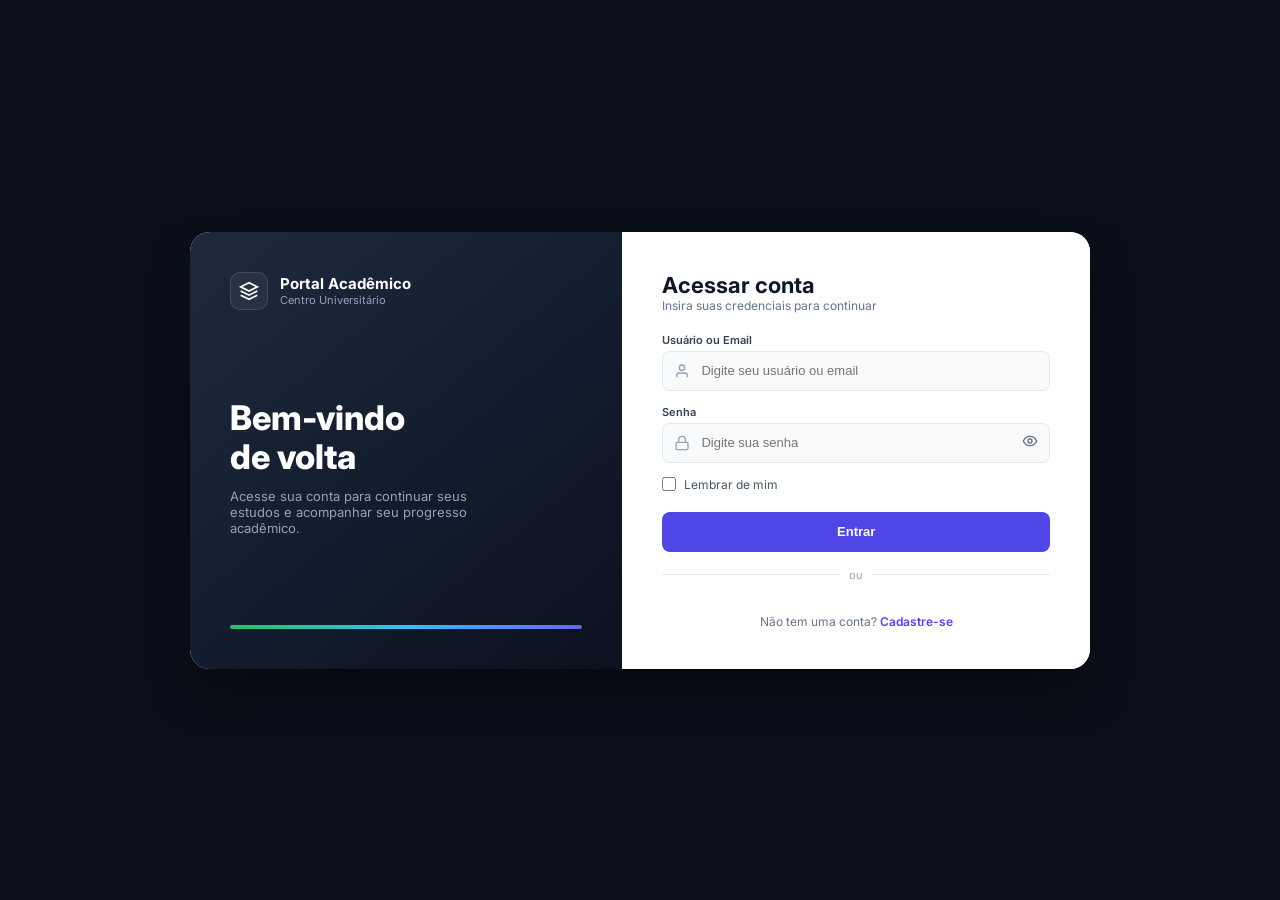
<file: PortalAcademico/wwwroot/html/admin.html>
﻿<!DOCTYPE html>
<html lang="pt-BR">
<head>
    <meta charset="UTF-8">
    <meta name="viewport" content="width=device-width, initial-scale=1.0">
    <title>Painel do Administrador</title>

    <link rel="preconnect" href="https://fonts.googleapis.com">
    <link rel="preconnect" href="https://fonts.gstatic.com" crossorigin>
    <link href="https://fonts.googleapis.com/css2?family=Plus+Jakarta+Sans:wght@400;500;600;700;800&display=swap" rel="stylesheet">
    <link rel="stylesheet" href="https://cdnjs.cloudflare.com/ajax/libs/font-awesome/6.4.0/css/all.min.css">
    <link rel="stylesheet" href="../css/index.css">
    <link rel="stylesheet" href="../css/admin.css">
</head>
<body>

    <!-- ENGRENAGEM SUPERIOR DIREITA -->
    <div class="top-settings-icon" id="topSettingsBtn" title="Configurações Rápidas">
        <i class="fa-solid fa-gear"></i>
    </div>

    <!-- SIDEBAR -->
    <aside class="sidebar">
        <div class="sidebar-icon active" id="btnHome" title="Visão Geral">
            <i class="fa-solid fa-chart-pie"></i>
        </div>
        <div class="sidebar-icon" id="btnAlunos" title="Gerenciar Alunos">
            <i class="fa-solid fa-users"></i>
        </div>
        <div class="sidebar-icon" id="btnEstatisticas" title="Estatísticas">
            <i class="fa-solid fa-chart-line"></i>
        </div>
        <div class="sidebar-icon" id="profileSettingsBtn" title="Meu Perfil">
            <i class="fa-solid fa-user-shield"></i>
        </div>
    </aside>

    <main class="main-content">

        <!-- TELA HOME (VISÃO GERAL) -->
        <section id="tela-home" class="screen active-screen">
            <header>
                <div class="header-title">
                    <h1><i class="fa-solid fa-shield-halved"></i> Painel do Administrador</h1>
                </div>
            </header>
            <div class="screen-content">
                <div class="welcome-banner">
                    <h2 id="welcomeName">Bem-vindo, Administrador! 👋</h2>
                    <p>Gerencie alunos, visualize estatísticas e mantenha o portal organizado.</p>
                </div>

                <!-- CARDS DE ESTATÍSTICAS -->
                <div class="dashboard-cards">
                    <div class="dash-card stat-card">
                        <h3><i class="fa-solid fa-users"></i> Total de Alunos</h3>
                        <p class="dash-number" id="statTotalAlunos">0</p>
                        <p>Alunos cadastrados no sistema</p>
                    </div>
                    <div class="dash-card stat-card">
                        <h3><i class="fa-solid fa-graduation-cap"></i> Total de Cursos</h3>
                        <p class="dash-number" id="statTotalCursos">0</p>
                        <p>Cursos disponíveis no portal</p>
                    </div>
                    <div class="dash-card stat-card">
                        <h3><i class="fa-solid fa-book"></i> Total de Disciplinas</h3>
                        <p class="dash-number" id="statTotalDisciplinas">0</p>
                        <p>Disciplinas cadastradas</p>
                    </div>
                    <div class="dash-card stat-card">
                        <h3><i class="fa-solid fa-calendar-day"></i> Cadastros Hoje</h3>
                        <p class="dash-number" id="statCadastrosHoje">0</p>
                        <p>Novos alunos hoje</p>
                    </div>
                </div>
            </div>
        </section>

        <!-- TELA ALUNOS -->
        <section id="tela-alunos" class="screen hidden">
            <header>
                <div class="header-title">
                    <h1><i class="fa-solid fa-users"></i> Gerenciar Alunos</h1>
                    <input type="text" id="searchAluno" class="search-bar" placeholder="Buscar aluno por nome, email ou curso...">
                </div>
            </header>
            <div class="screen-content">
                <div class="alunos-container">
                    <table class="alunos-table" id="alunosTable">
                        <thead>
                            <tr>
                                <th>Nome</th>
                                <th>E-mail</th>
                                <th>Usuário</th>
                                <th>Curso</th>
                                <th>Período</th>
                                <th>Cadastro</th>
                                <th>Ações</th>
                            </tr>
                        </thead>
                        <tbody id="alunosTableBody">
                            <tr><td colspan="7" style="text-align:center; padding:30px; color:#94a3b8;">Carregando alunos...</td></tr>
                        </tbody>
                    </table>
                </div>
            </div>
        </section>

        <!-- TELA ESTATÍSTICAS -->
        <section id="tela-estatisticas" class="screen hidden">
            <header>
                <div class="header-title">
                    <h1><i class="fa-solid fa-chart-line"></i> Estatísticas Detalhadas</h1>
                </div>
            </header>
            <div class="screen-content">
                <!-- Alunos por Curso -->
                <div class="stats-panel">
                    <h3><i class="fa-solid fa-chart-bar"></i> Alunos por Curso</h3>
                    <div id="alunosPorCurso" class="chart-container">
                        <p style="color:#94a3b8;">Carregando...</p>
                    </div>
                </div>

                <!-- Alunos por Período -->
                <div class="stats-panel" style="margin-top: 20px;">
                    <h3><i class="fa-solid fa-layer-group"></i> Alunos por Período</h3>
                    <div id="alunosPorPeriodo" class="chart-container">
                        <p style="color:#94a3b8;">Carregando...</p>
                    </div>
                </div>

                <!-- Cadastros Recentes -->
                <div class="stats-panel" style="margin-top: 20px;">
                    <h3><i class="fa-solid fa-clock-rotate-left"></i> Últimos Cadastros</h3>
                    <div id="cadastrosRecentes">
                        <p style="color:#94a3b8;">Carregando...</p>
                    </div>
                </div>
            </div>
        </section>

        <!-- TELA PERFIL DO ADMIN -->
        <section id="tela-perfil" class="screen hidden">
            <header>
                <div class="header-title">
                    <h1><i class="fa-solid fa-user-shield"></i> Meu Perfil</h1>
                </div>
            </header>
            <div class="screen-content">
                <div class="profile-container">
                    <div class="profile-header">
                        <div class="profile-avatar">
                            <div class="avatar-circle" id="avatarLetter" style="background: linear-gradient(135deg, #dc2626, #991b1b);">A</div>
                        </div>
                        <h2>Administrador do Sistema</h2>
                        <p class="profile-username">@admin</p>
                    </div>

                    <div class="profile-info-grid">
                        <div class="info-card">
                            <span class="info-icon"><i class="fa-solid fa-envelope"></i></span>
                            <div>
                                <label>E-mail</label>
                                <p>admin@portal.com</p>
                            </div>
                        </div>
                        <div class="info-card">
                            <span class="info-icon"><i class="fa-solid fa-shield"></i></span>
                            <div>
                                <label>Nível de Acesso</label>
                                <p>Administrador</p>
                            </div>
                        </div>
                    </div>

                    <div class="profile-actions">
                        <button class="btn-danger" id="logoutAdminBtn">
                            <i class="fa-solid fa-right-from-bracket"></i> Sair do Sistema
                        </button>
                    </div>
                </div>
            </div>
        </section>

    </main>

    <script src="../js/courses-data.js"></script>
    <script src="../js/admin.js"></script>
</body>
</html>
</file>
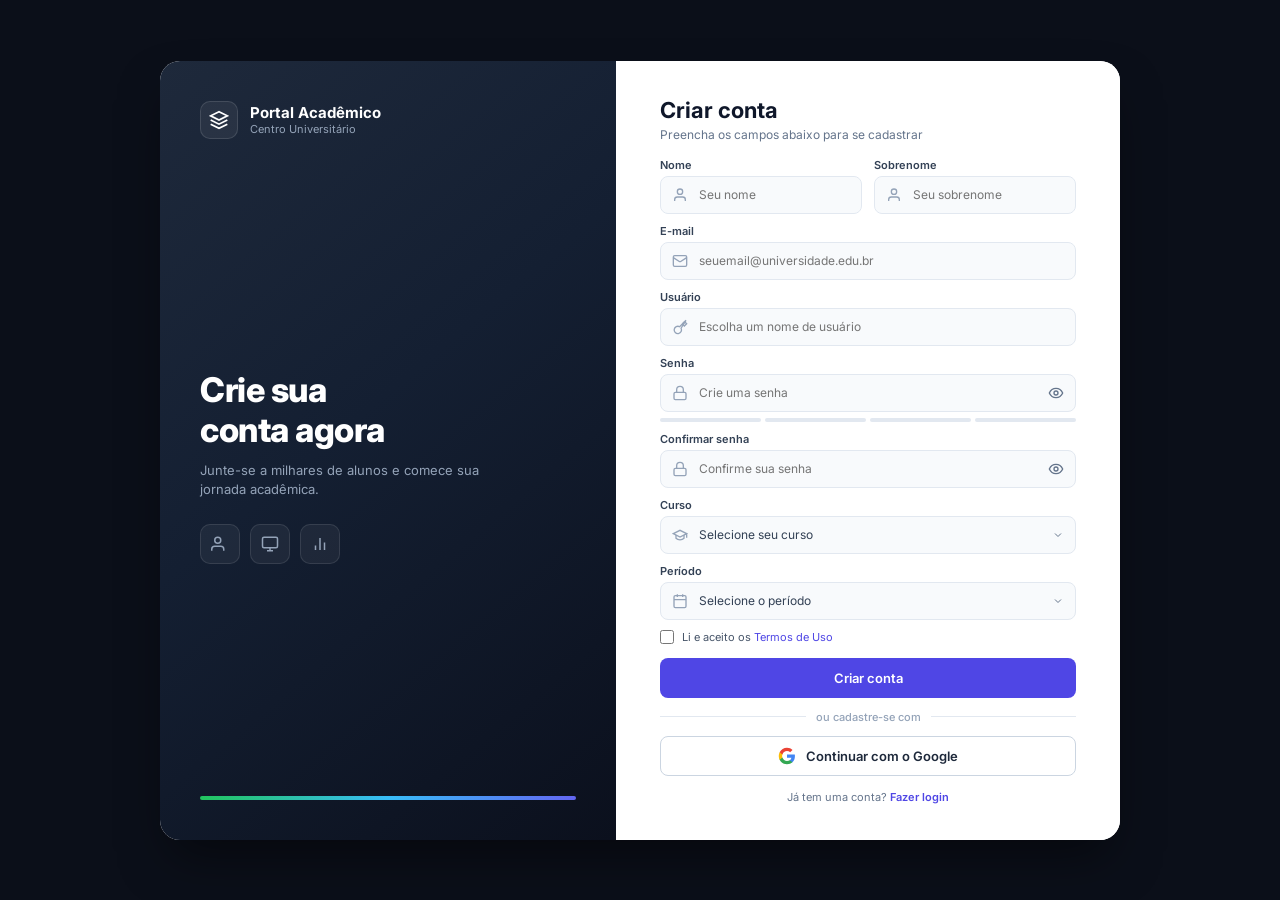
<file: PortalAcademico/wwwroot/html/cadastro.html>
<!DOCTYPE html>
<html lang="pt-BR">
<head>
    <meta charset="UTF-8">
    <meta name="viewport" content="width=device-width, initial-scale=1.0">
    <title>Cadastro - Portal Acadêmico</title>
    <link href="https://fonts.googleapis.com/css2?family=Inter:wght@300;400;500;600;700;800&display=swap" rel="stylesheet">
    <style>
        * {
            margin: 0;
            padding: 0;
            box-sizing: border-box;
        }

        body {
            font-family: 'Inter', -apple-system, BlinkMacSystemFont, sans-serif;
            min-height: 100vh;
            display: flex;
            align-items: center;
            justify-content: center;
            background-color: #0b0f19;
            padding: 24px;
            color: #0f172a;
        }

        .card-container {
            display: flex;
            width: 100%;
            max-width: 960px;
            background: #ffffff;
            border-radius: 20px;
            box-shadow: 0 25px 50px -12px rgba(0, 0, 0, 0.5);
            overflow: hidden;
        }

        /* PAINEL ESQUERDO */
        .brand-section {
            flex: 0.95;
            background: linear-gradient(140deg, #1e293b 0%, #141f32 45%, #0b101d 100%);
            padding: 40px;
            display: flex;
            flex-direction: column;
            justify-content: space-between;
            position: relative;
            overflow: hidden;
            color: #ffffff;
        }

        .brand-header {
            display: flex;
            align-items: center;
            gap: 12px;
        }

        .brand-logo-icon {
            width: 38px;
            height: 38px;
            background: rgba(255, 255, 255, 0.06);
            border: 1px solid rgba(255, 255, 255, 0.12);
            border-radius: 10px;
            display: flex;
            align-items: center;
            justify-content: center;
        }

            .brand-logo-icon svg {
                width: 20px;
                height: 20px;
                stroke: #ffffff;
            }

        .brand-title h2 {
            font-size: 15px;
            font-weight: 700;
            color: #ffffff;
        }

        .brand-title p {
            font-size: 11px;
            color: #94a3b8;
        }

        .brand-body {
            margin: 40px 0;
        }

            .brand-body h1 {
                font-size: 34px;
                font-weight: 800;
                line-height: 1.15;
                letter-spacing: -0.5px;
                color: #ffffff;
                margin-bottom: 12px;
            }

            .brand-body p {
                font-size: 13px;
                line-height: 1.5;
                color: #94a3b8;
                max-width: 280px;
                margin-bottom: 24px;
            }

        .icon-group {
            display: flex;
            gap: 10px;
        }

        .icon-box {
            width: 40px;
            height: 40px;
            background: rgba(255, 255, 255, 0.05);
            border: 1px solid rgba(255, 255, 255, 0.1);
            border-radius: 10px;
            display: flex;
            align-items: center;
            justify-content: center;
        }

            .icon-box svg {
                width: 18px;
                height: 18px;
                stroke: #94a3b8;
            }

        .accent-line {
            width: 100%;
            height: 4px;
            background: linear-gradient(90deg, #22c55e 0%, #38bdf8 50%, #6366f1 100%);
            border-radius: 2px;
        }

        /* PAINEL DIREITO */
        .form-section {
            flex: 1.05;
            padding: 36px 44px;
            background: #ffffff;
            display: flex;
            flex-direction: column;
            justify-content: center;
        }

        .form-header {
            margin-bottom: 16px;
        }

            .form-header h2 {
                font-size: 22px;
                font-weight: 700;
                color: #0f172a;
                margin-bottom: 4px;
            }

            .form-header p {
                font-size: 12px;
                color: #64748b;
            }

        .form-grid {
            display: flex;
            flex-direction: column;
            gap: 10px;
        }

        .form-row {
            display: flex;
            gap: 12px;
        }

        .input-group {
            display: flex;
            flex-direction: column;
            width: 100%;
        }

            .input-group label {
                font-size: 11px;
                font-weight: 600;
                color: #334155;
                margin-bottom: 4px;
            }

        .input-wrapper {
            position: relative;
            display: flex;
            align-items: center;
        }

        .field-icon {
            position: absolute;
            left: 12px;
            width: 16px;
            height: 16px;
            stroke: #94a3b8;
            pointer-events: none;
        }

        .input-wrapper input,
        .input-wrapper select {
            width: 100%;
            height: 38px;
            padding: 0 36px 0 38px;
            background: #f8fafc;
            border: 1px solid #e2e8f0;
            border-radius: 8px;
            font-size: 12px;
            font-family: inherit;
            color: #0f172a;
            outline: none;
            transition: all 0.2s ease;
        }

            .input-wrapper input:focus,
            .input-wrapper select:focus {
                background: #ffffff;
                border-color: #4f46e5;
                box-shadow: 0 0 0 3px rgba(79, 70, 229, 0.12);
            }

        .input-wrapper select {
            appearance: none;
            cursor: pointer;
            color: #334155;
        }

        .select-arrow {
            position: absolute;
            right: 12px;
            width: 12px;
            height: 12px;
            stroke: #64748b;
            pointer-events: none;
        }

        .btn-toggle-eye {
            position: absolute;
            right: 8px;
            background: none;
            border: none;
            cursor: pointer;
            padding: 4px;
            display: flex;
            align-items: center;
            justify-content: center;
            border-radius: 4px;
        }

            .btn-toggle-eye:hover {
                background: #e2e8f0;
            }

            .btn-toggle-eye svg {
                width: 16px;
                height: 16px;
                stroke: #64748b;
            }

        /* Medidor de força de senha */
        .strength-meter {
            display: flex;
            gap: 4px;
            margin-top: 6px;
        }

        .strength-bar {
            height: 4px;
            flex: 1;
            background-color: #e2e8f0;
            border-radius: 2px;
            transition: background-color 0.3s ease;
        }

        .checkbox-label {
            display: flex;
            align-items: center;
            gap: 8px;
            font-size: 11px;
            color: #475569;
            cursor: pointer;
        }

            .checkbox-label input {
                width: 14px;
                height: 14px;
                accent-color: #4f46e5;
                cursor: pointer;
            }

            .checkbox-label a {
                color: #4f46e5;
                text-decoration: none;
            }

        .btn-submit {
            width: 100%;
            height: 40px;
            background: #4f46e5;
            color: #ffffff;
            border: none;
            border-radius: 8px;
            font-size: 13px;
            font-weight: 600;
            font-family: inherit;
            cursor: pointer;
            transition: background 0.2s ease;
            margin-top: 4px;
        }

            .btn-submit:hover {
                background: #4338ca;
            }

        .divider {
            display: flex;
            align-items: center;
            text-align: center;
            color: #94a3b8;
            font-size: 11px;
            margin: 12px 0;
            font-weight: 500;
        }

            .divider::before,
            .divider::after {
                content: '';
                flex: 1;
                border-bottom: 1px solid #e2e8f0;
            }

            .divider span {
                padding: 0 10px;
            }

        .btn-google {
            width: 100%;
            height: 40px;
            background: #ffffff;
            color: #1e293b;
            border: 1px solid #cbd5e1;
            border-radius: 8px;
            font-size: 13px;
            font-weight: 600;
            font-family: inherit;
            cursor: pointer;
            display: flex;
            align-items: center;
            justify-content: center;
            gap: 10px;
            transition: all 0.2s ease;
        }

            .btn-google:hover {
                background: #f8fafc;
                border-color: #94a3b8;
                box-shadow: 0 2px 4px rgba(0,0,0,0.05);
            }

            .btn-google svg {
                width: 18px;
                height: 18px;
            }

        .login-footer {
            text-align: center;
            font-size: 11px;
            color: #64748b;
            margin-top: 14px;
        }

            .login-footer a {
                color: #4f46e5;
                text-decoration: none;
                font-weight: 600;
                cursor: pointer;
            }

                .login-footer a:hover {
                    text-decoration: underline;
                }

        .feedback-message {
            display: none;
            padding: 10px 12px;
            border-radius: 6px;
            font-size: 12px;
            font-weight: 500;
            margin-bottom: 12px;
        }

            .feedback-message.error {
                display: block;
                background-color: #fef2f2;
                color: #991b1b;
                border: 1px solid #fecaca;
            }

            .feedback-message.success {
                display: block;
                background-color: #f0fdf4;
                color: #166534;
                border: 1px solid #bbf7d0;
            }

        @media (max-width: 820px) {
            .card-container {
                flex-direction: column;
            }

            .brand-section, .form-section {
                padding: 32px 24px;
            }

            .form-row {
                flex-direction: column;
                gap: 10px;
            }
        }
    </style>
</head>
<body>

    <div class="card-container">
        <!-- PAINEL ESQUERDO -->
        <div class="brand-section">
            <div class="brand-header">
                <div class="brand-logo-icon">
                    <svg viewBox="0 0 24 24" fill="none" stroke-width="2">
                        <path d="M12 2L2 7l10 5 10-5-10-5zM2 17l10 5 10-5M2 12l10 5 10-5" />
                    </svg>
                </div>
                <div class="brand-title">
                    <h2>Portal Acadêmico</h2>
                    <p>Centro Universitário</p>
                </div>
            </div>

            <div class="brand-body">
                <h1>Crie sua<br>conta agora</h1>
                <p>Junte-se a milhares de alunos e comece sua jornada acadêmica.</p>

                <div class="icon-group">
                    <div class="icon-box">
                        <svg viewBox="0 0 24 24" fill="none" stroke-width="2"><path d="M17 21v-2a4 4 0 0 0-4-4H5a4 4 0 0 0-4 4v2" /><circle cx="9" cy="7" r="4" /></svg>
                    </div>
                    <div class="icon-box">
                        <svg viewBox="0 0 24 24" fill="none" stroke-width="2"><rect x="2" y="3" width="20" height="14" rx="2" ry="2" /><line x1="8" y1="21" x2="16" y2="21" /><line x1="12" y1="17" x2="12" y2="21" /></svg>
                    </div>
                    <div class="icon-box">
                        <svg viewBox="0 0 24 24" fill="none" stroke-width="2"><line x1="18" y1="20" x2="18" y2="10" /><line x1="12" y1="20" x2="12" y2="4" /><line x1="6" y1="20" x2="6" y2="14" /></svg>
                    </div>
                </div>
            </div>

            <div class="accent-line"></div>
        </div>

        <!-- PAINEL DIREITO -->
        <div class="form-section">

            <!-- Mensagem de Feedback -->
            <div id="feedbackMessage" class="feedback-message"></div>

            <div id="registerView">
                <div class="form-header">
                    <h2>Criar conta</h2>
                    <p>Preencha os campos abaixo para se cadastrar</p>
                </div>

                <form id="registerForm" class="form-grid">
                    <div class="form-row">
                        <div class="input-group">
                            <label for="firstName">Nome</label>
                            <div class="input-wrapper">
                                <svg class="field-icon" viewBox="0 0 24 24" fill="none" stroke-width="2"><path d="M20 21v-2a4 4 0 0 0-4-4H8a4 4 0 0 0-4 4v2" /><circle cx="12" cy="7" r="4" /></svg>
                                <input type="text" id="firstName" placeholder="Seu nome" required>
                            </div>
                        </div>
                        <div class="input-group">
                            <label for="lastName">Sobrenome</label>
                            <div class="input-wrapper">
                                <svg class="field-icon" viewBox="0 0 24 24" fill="none" stroke-width="2"><path d="M20 21v-2a4 4 0 0 0-4-4H8a4 4 0 0 0-4 4v2" /><circle cx="12" cy="7" r="4" /></svg>
                                <input type="text" id="lastName" placeholder="Seu sobrenome" required>
                            </div>
                        </div>
                    </div>

                    <div class="input-group">
                        <label for="email">E-mail</label>
                        <div class="input-wrapper">
                            <svg class="field-icon" viewBox="0 0 24 24" fill="none" stroke-width="2"><rect width="20" height="16" x="2" y="4" rx="2" /><path d="m22 7-8.97 5.7a1.94 1.94 0 0 1-2.06 0L2 7" /></svg>
                            <input type="email" id="email" placeholder="seuemail@universidade.edu.br" required>
                        </div>
                    </div>

                    <div class="input-group">
                        <label for="username">Usuário</label>
                        <div class="input-wrapper">
                            <svg class="field-icon" viewBox="0 0 24 24" fill="none" stroke-width="2"><path d="m15.5 7.5 3 3L22 7l-3-3m-3.5 3.5L19 4" /><path d="m21 2-9.6 9.6a5.5 5.5 0 1 0 2.2 2.2z" /></svg>
                            <input type="text" id="username" placeholder="Escolha um nome de usuário" required>
                        </div>
                    </div>

                    <div class="input-group">
                        <label for="password">Senha</label>
                        <div class="input-wrapper">
                            <svg class="field-icon" viewBox="0 0 24 24" fill="none" stroke-width="2"><rect width="18" height="11" x="3" y="11" rx="2" ry="2" /><path d="M7 11V7a5 5 0 0 1 10 0v4" /></svg>
                            <input type="password" id="password" placeholder="Crie uma senha" required minlength="6">
                            <button type="button" class="btn-toggle-eye">
                                <svg viewBox="0 0 24 24" fill="none" stroke-width="2"><path d="M2 12s3-7 10-7 10 7 10 7-3 7-10 7-10-7-10-7Z" /><circle cx="12" cy="12" r="3" /></svg>
                            </button>
                        </div>
                        <div class="strength-meter">
                            <div class="strength-bar"></div>
                            <div class="strength-bar"></div>
                            <div class="strength-bar"></div>
                            <div class="strength-bar"></div>
                        </div>
                    </div>

                    <div class="input-group">
                        <label for="confirmPassword">Confirmar senha</label>
                        <div class="input-wrapper">
                            <svg class="field-icon" viewBox="0 0 24 24" fill="none" stroke-width="2"><rect width="18" height="11" x="3" y="11" rx="2" ry="2" /><path d="M7 11V7a5 5 0 0 1 10 0v4" /></svg>
                            <input type="password" id="confirmPassword" placeholder="Confirme sua senha" required minlength="6">
                            <button type="button" class="btn-toggle-eye">
                                <svg viewBox="0 0 24 24" fill="none" stroke-width="2"><path d="M2 12s3-7 10-7 10 7 10 7-3 7-10 7-10-7-10-7Z" /><circle cx="12" cy="12" r="3" /></svg>
                            </button>
                        </div>
                    </div>

                    <div class="input-group">
                        <label for="courseSelect">Curso</label>
                        <div class="input-wrapper">
                            <svg class="field-icon" viewBox="0 0 24 24" fill="none" stroke-width="2"><path d="M22 10v6M2 10l10-5 10 5-10 5z" /><path d="M6 12v5c3 3 9 3 12 0v-5" /></svg>
                            <select id="courseSelect" required>
                                <option value="" disabled selected>Selecione seu curso</option>
                            </select>
                            <svg class="select-arrow" viewBox="0 0 24 24" fill="none" stroke-width="2"><path d="m6 9 6 6 6-6" /></svg>
                        </div>
                    </div>

                    <div class="input-group">
                        <label for="semester">Período</label>
                        <div class="input-wrapper">
                            <svg class="field-icon" viewBox="0 0 24 24" fill="none" stroke-width="2"><rect width="18" height="18" x="3" y="4" rx="2" ry="2" /><path d="M16 2v4M8 2v4M3 10h18" /></svg>
                            <select id="semester" required>
                                <option value="" disabled selected>Selecione o período</option>
                                <option value="1">1º Período</option>
                                <option value="2">2º Período</option>
                                <option value="3">3º Período</option>
                                <option value="4">4º Período</option>
                                <option value="5">5º Período</option>
                            </select>
                            <svg class="select-arrow" viewBox="0 0 24 24" fill="none" stroke-width="2"><path d="m6 9 6 6 6-6" /></svg>
                        </div>
                    </div>

                    <div class="terms-group">
                        <label class="checkbox-label">
                            <input type="checkbox" id="acceptTerms" required>
                            <span>Li e aceito os <a href="#" id="termsLink">Termos de Uso</a></span>
                        </label>
                    </div>

                    <button type="submit" id="registerBtn" class="btn-submit">Criar conta</button>
                </form>

                <div class="divider"><span>ou cadastre-se com</span></div>

                <button type="button" class="btn-google btnGoogleAuth">
                    <svg viewBox="0 0 24 24">
                        <path fill="#4285F4" d="M22.56 12.25c0-.78-.07-1.53-.2-2.25H12v4.26h5.92c-.26 1.37-1.04 2.53-2.21 3.31v2.77h3.57c2.08-1.92 3.28-4.74 3.28-8.09z" />
                        <path fill="#34A853" d="M12 23c2.97 0 5.46-.98 7.28-2.66l-3.57-2.77c-.98.66-2.23 1.06-3.71 1.06-2.86 0-5.29-1.93-6.16-4.53H2.18v2.84C3.99 20.53 7.7 23 12 23z" />
                        <path fill="#FBBC05" d="M5.84 14.09c-.22-.66-.35-1.36-.35-2.09s.13-1.43.35-2.09V7.06H2.18C1.43 8.55 1 10.22 1 12s.43 3.45 1.18 4.94l2.85-2.22.81-.63z" />
                        <path fill="#EA4335" d="M12 5.38c1.62 0 3.06.56 4.21 1.64l3.15-3.15C17.45 2.09 14.97 1 12 1 7.7 1 3.99 3.47 2.18 7.06l3.66 2.84c.87-2.6 3.3-4.52 6.16-4.52z" />
                    </svg>
                    Continuar com o Google
                </button>

                <div class="login-footer">
                    <p>Já tem uma conta? <a href="login.html">Fazer login</a></p>
                </div>
            </div>
        </div>
    </div>

    <script>
        document.addEventListener('DOMContentLoaded', () => {
            // ==========================================
            // 1. POPULAR CURSOS NO SELECT
            // ==========================================
            const cursosDisponiveis = [
                { nome: 'Administração', valor: 'administracao' },
                { nome: 'Biomedicina', valor: 'biomedicina' },
                { nome: 'Ciências Contábeis', valor: 'contabilidade' },
                { nome: 'Direito', valor: 'direito' },
                { nome: 'Engenharia Civil', valor: 'civil' },
                { nome: 'Psicologia', valor: 'psicologia' },
                { nome: 'Enfermagem', valor: 'enfermagem' }
            ];

            const selectCurso = document.getElementById('courseSelect');
            cursosDisponiveis.forEach(curso => {
                const option = document.createElement('option');
                option.value = curso.valor;
                option.textContent = curso.nome;
                selectCurso.appendChild(option);
            });

            // ==========================================
            // 2. TOGGLE SENHA
            // ==========================================
            const eyeOpenSVG = `<svg viewBox="0 0 24 24" fill="none" stroke-width="2"><path d="M2 12s3-7 10-7 10 7 10 7-3 7-10 7-10-7-10-7Z"/><circle cx="12" cy="12" r="3"/></svg>`;
            const eyeClosedSVG = `<svg viewBox="0 0 24 24" fill="none" stroke-width="2"><path d="M9.88 9.88a3 3 0 1 0 4.24 4.24"/><path d="M10.73 5.08A10.43 10.43 0 0 1 12 5c7 0 10 7 10 7a13.16 13.16 0 0 1-1.67 2.68"/><path d="M6.61 6.61A13.52 13.52 0 0 0 2 12s3 7 10 7a9.74 9.74 0 0 0 5.39-1.61"/><line x1="2" y1="2" x2="22" y2="22"/></svg>`;

            document.querySelectorAll('.btn-toggle-eye').forEach(btn => {
                btn.addEventListener('click', () => {
                    const input = btn.previousElementSibling;
                    if (input.type === 'password') {
                        input.type = 'text';
                        btn.innerHTML = eyeClosedSVG;
                    } else {
                        input.type = 'password';
                        btn.innerHTML = eyeOpenSVG;
                    }
                });
            });

            // ==========================================
            // 3. MEDIDOR DE FORÇA DE SENHA
            // ==========================================
            const passwordInput = document.getElementById('password');
            const bars = document.querySelectorAll('.strength-bar');

            passwordInput.addEventListener('input', () => {
                const val = passwordInput.value;
                let score = 0;

                if (val.length >= 6) score++;
                if (val.match(/[A-Z]/)) score++;
                if (val.match(/[0-9]/)) score++;
                if (val.match(/[^A-Za-z0-9]/)) score++;

                const colors = ['#ef4444', '#f59e0b', '#3b82f6', '#10b981'];

                bars.forEach((bar, index) => {
                    if (index < score) {
                        bar.style.backgroundColor = colors[score - 1];
                    } else {
                        bar.style.backgroundColor = '#e2e8f0';
                    }
                });
            });

            // ==========================================
            // 4. FEEDBACK
            // ==========================================
            const feedbackMsg = document.getElementById('feedbackMessage');

            function showFeedback(text, type) {
                feedbackMsg.textContent = text;
                feedbackMsg.className = `feedback-message ${type}`;
                feedbackMsg.scrollIntoView({ behavior: 'smooth', block: 'nearest' });
            }

            // ==========================================
            // 5. SUBMIT — SALVA NO localStorage E REDIRECIONA
            // ==========================================
            document.getElementById('registerForm').addEventListener('submit', (e) => {
                e.preventDefault();

                const firstName = document.getElementById('firstName').value.trim();
                const lastName = document.getElementById('lastName').value.trim();
                const email = document.getElementById('email').value.trim();
                const username = document.getElementById('username').value.trim();
                const senha = document.getElementById('password').value;
                const confirmarSenha = document.getElementById('confirmPassword').value;
                const course = document.getElementById('courseSelect').value;
                const semester = document.getElementById('semester').value;
                const acceptTerms = document.getElementById('acceptTerms').checked;

                // Validações
                if (!firstName || !email || !username || !senha) {
                    showFeedback('Preencha todos os campos obrigatórios.', 'error');
                    return;
                }
                if (senha !== confirmarSenha) {
                    showFeedback('As senhas não coincidem. Tente novamente.', 'error');
                    return;
                }
                if (!course) {
                    showFeedback('Selecione seu curso.', 'error');
                    return;
                }
                if (!semester) {
                    showFeedback('Selecione seu período.', 'error');
                    return;
                }
                if (!acceptTerms) {
                    showFeedback('Você precisa aceitar os Termos de Uso.', 'error');
                    return;
                }

                // Verifica se o usuário já existe
                const registeredUsers = JSON.parse(localStorage.getItem('registeredUsers') || '[]');
                const jaExiste = registeredUsers.find(u => u.username === username || u.email === email);

                if (jaExiste) {
                    showFeedback('Este usuário ou e-mail já está cadastrado!', 'error');
                    return;
                }

                // Monta o novo usuário
                const novoUsuario = {
                    id: Date.now(),
                    firstName: firstName,
                    lastName: lastName,
                    fullName: `${firstName} ${lastName}`.trim(),
                    email: email,
                    username: username,
                    password: senha,
                    course: course,
                    courseName: course.toUpperCase(),
                    semester: semester,
                    createdAt: new Date().toISOString()
                };

                // SALVA no localStorage ← ISSO FALTAVA!
                registeredUsers.push(novoUsuario);
                localStorage.setItem('registeredUsers', JSON.stringify(registeredUsers));

                showFeedback('Conta criada com sucesso! Redirecionando para o login...', 'success');

                setTimeout(() => {
                    window.location.href = 'login.html';
                }, 1500);
            });
        });
    </script>
</body>
</html>
</file>
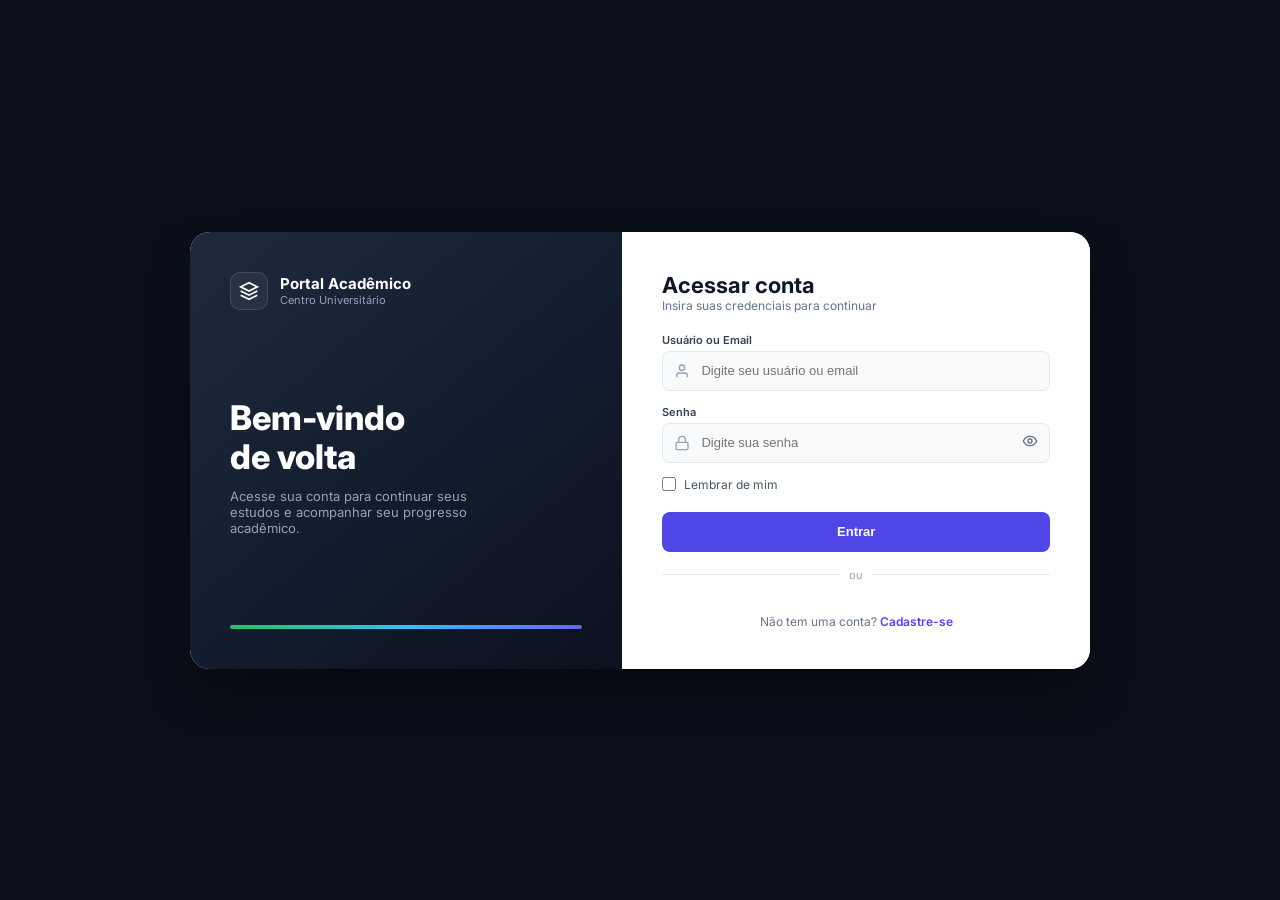
<file: PortalAcademico/wwwroot/html/login.html>
<!DOCTYPE html>
<html lang="pt-BR">
<head>
    <meta charset="UTF-8">
    <meta name="viewport" content="width=device-width, initial-scale=1.0">
    <title>Login | Portal Acadêmico</title>
    <link rel="stylesheet" href="../css/login.css">
    <link href="https://fonts.googleapis.com/css2?family=Inter:ital,wght@0,100..900;1,100..900&display=swap" rel="stylesheet">
</head>
<body>

    <div class="card-container">
        <!-- PAINEL ESQUERDO -->
        <div class="brand-section">
            <div class="brand-header">
                <div class="brand-logo-icon">
                    <svg viewBox="0 0 24 24" fill="none" stroke-width="2">
                        <path d="M12 2L2 7l10 5 10-5-10-5zM2 17l10 5 10-5M2 12l10 5 10-5" />
                    </svg>
                </div>
                <div class="brand-title">
                    <h2>Portal Acadêmico</h2>
                    <p>Centro Universitário</p>
                </div>
            </div>

            <div class="brand-body">
                <h1>Bem-vindo<br>de volta</h1>
                <p>Acesse sua conta para continuar seus estudos e acompanhar seu progresso acadêmico.</p>
            </div>

            <div class="accent-line"></div>
        </div>

        <!-- PAINEL DIREITO -->
        <div class="form-section">
            <div class="form-header">
                <h2>Acessar conta</h2>
                <p>Insira suas credenciais para continuar</p>
            </div>

            <div id="feedbackMessage" class="feedback-message"></div>

            <form id="loginForm" class="form-grid">
                <div class="input-group">
                    <label for="username">Usuário ou Email</label>
                    <div class="input-wrapper">
                        <svg class="field-icon" viewBox="0 0 24 24" fill="none" stroke-width="2"><path d="M20 21v-2a4 4 0 0 0-4-4H8a4 4 0 0 0-4 4v2" /><circle cx="12" cy="7" r="4" /></svg>
                        <input type="text" id="username" placeholder="Digite seu usuário ou email" autocomplete="off" required>
                    </div>
                </div>

                <div class="input-group">
                    <label for="password">Senha</label>
                    <div class="input-wrapper">
                        <svg class="field-icon" viewBox="0 0 24 24" fill="none" stroke-width="2"><rect width="18" height="11" x="3" y="11" rx="2" ry="2" /><path d="M7 11V7a5 5 0 0 1 10 0v4" /></svg>
                        <input type="password" id="password" placeholder="Digite sua senha" required>
                        <button type="button" class="btn-toggle-eye" id="togglePassword">
                            <svg viewBox="0 0 24 24" fill="none" stroke-width="2"><path d="M2 12s3-7 10-7 10 7 10 7-3 7-10 7-10-7-10-7Z" /><circle cx="12" cy="12" r="3" /></svg>
                        </button>
                    </div>
                </div>

                <label class="checkbox-label" style="display:flex; align-items:center; gap:8px; font-size:12px; color:#475569; cursor:pointer;">
                    <input type="checkbox" id="rememberMe" style="width:14px; height:14px; accent-color:#4f46e5;">
                    <span>Lembrar de mim</span>
                </label>

                <button type="submit" class="btn-submit" id="loginBtn">Entrar</button>
            </form>

            <div class="divider"><span>ou</span></div>

            <div class="login-footer" style="text-align:center; font-size:12px; color:#64748b; margin-top:16px;">
                <p>Não tem uma conta? <a href="/html/cadastro.html" style="color:#4f46e5; font-weight:600; text-decoration:none;">Cadastre-se</a></p>
            </div>
        </div>
    </div>

    <script>
        document.addEventListener('DOMContentLoaded', () => {
            // 1. Se já logado, redireciona pro destino certo
            const activeUser = localStorage.getItem('currentUser') || sessionStorage.getItem('currentUser');
            if (activeUser && activeUser !== 'null' && activeUser !== 'undefined') {
                try {
                    const u = JSON.parse(activeUser);
                    if (u && u.role === 'admin') {
                        window.location.href = '/html/admin.html';
                    } else {
                        window.location.href = '/html/index.html';
                    }
                } catch (e) {
                    window.location.href = '/html/index.html';
                }
                return;
            }

            const form = document.getElementById('loginForm');
            const usernameInput = document.getElementById('username');
            const passwordInput = document.getElementById('password');
            const loginBtn = document.getElementById('loginBtn');
            const feedbackMsg = document.getElementById('feedbackMessage');
            const togglePassword = document.getElementById('togglePassword');

            // Toggle senha
            const eyeOpen = `<svg viewBox="0 0 24 24" fill="none" stroke-width="2"><path d="M2 12s3-7 10-7 10 7 10 7-3 7-10 7-10-7-10-7Z"/><circle cx="12" cy="12" r="3"/></svg>`;
            const eyeClosed = `<svg viewBox="0 0 24 24" fill="none" stroke-width="2"><path d="M9.88 9.88a3 3 0 1 0 4.24 4.24"/><path d="M10.73 5.08A10.43 10.43 0 0 1 12 5c7 0 10 7 10 7a13.16 13.16 0 0 1-1.67 2.68"/><path d="M6.61 6.61A13.52 13.52 0 0 0 2 12s3 7 10 7a9.74 9.74 0 0 0 5.39-1.61"/><line x1="2" y1="2" x2="22" y2="22"/></svg>`;
            if (togglePassword) {
                togglePassword.addEventListener('click', () => {
                    if (passwordInput.type === 'password') {
                        passwordInput.type = 'text';
                        togglePassword.innerHTML = eyeClosed;
                    } else {
                        passwordInput.type = 'password';
                        togglePassword.innerHTML = eyeOpen;
                    }
                });
            }

            function showFeedback(text, type) {
                feedbackMsg.textContent = text;
                feedbackMsg.className = `feedback-message ${type}`;
            }

            form.addEventListener('submit', (e) => {
                e.preventDefault();
                e.stopPropagation();

                const username = usernameInput.value.trim();
                const password = passwordInput.value.trim();

                if (!username) { showFeedback('Preencha o usuário!', 'error'); usernameInput.focus(); return; }
                if (!password) { showFeedback('Preencha a senha!', 'error'); passwordInput.focus(); return; }

                // 🎯 ADMIN FIXO
                const isAdmin = (username === 'admin' && password === '123456');

                if (isAdmin) {
                    loginBtn.disabled = true;
                    loginBtn.textContent = 'Entrando...';

                    const adminData = {
                        id: 'admin-001',
                        firstName: 'Administrador',
                        lastName: 'do Sistema',
                        name: 'Administrador',
                        email: 'admin@portal.com',
                        username: 'admin',
                        role: 'admin',
                        isAdmin: true
                    };

                    localStorage.setItem('currentUser', JSON.stringify(adminData));
                    sessionStorage.removeItem('currentUser');

                    showFeedback('Login do Administrador! Redirecionando...', 'success');

                    setTimeout(() => {
                        window.location.href = '/html/admin.html';
                    }, 600);
                    return;
                }

                // 🎓 ALUNO CADASTRADO
                const users = JSON.parse(localStorage.getItem('registeredUsers') || '[]');
                console.log('🔍 Usuários cadastrados:', users);
                console.log('🔍 Procurando por:', username, '/', password);

                const foundUser = users.find(u =>
                    (u.username === username || u.email === username) && u.password === password
                );

                console.log('🔍 Usuário encontrado:', foundUser);

                if (foundUser) {
                    loginBtn.disabled = true;
                    loginBtn.textContent = 'Entrando...';

                    const userData = {
                        id: foundUser.id,
                        firstName: foundUser.firstName,
                        lastName: foundUser.lastName,
                        name: foundUser.fullName || foundUser.firstName,
                        email: foundUser.email,
                        username: foundUser.username,
                        course: foundUser.course,
                        courseName: (foundUser.course || '').toUpperCase(),
                        semester: foundUser.semester || '1',
                        role: 'aluno'
                    };

                    localStorage.setItem('currentUser', JSON.stringify(userData));
                    sessionStorage.removeItem('currentUser');

                    showFeedback('Login realizado! Redirecionando...', 'success');

                    setTimeout(() => {
                        window.location.href = '/html/index.html';
                    }, 600);
                } else {
                    showFeedback('Usuário ou senha incorretos. Verifique ou cadastre-se.', 'error');
                }
            });
        });
    </script>

</body>
</html>
</file>
<file: PortalAcademico/wwwroot/css/index.css>
/* Reset e Fontes */
* { margin: 0; padding: 0; box-sizing: border-box; font-family: 'Segoe UI', Tahoma, Geneva, Verdana, sans-serif; }
body { display: flex; height: 100vh; background-color: #f4f7f8; color: #333; overflow: hidden; }

/* Menu Lateral */
.sidebar { width: 80px; background-color: #3175db; display: flex; flex-direction: column; align-items: center; padding-top: 20px; gap: 30px; }
.sidebar-icon { width: 40px; height: 40px; background-color: rgba(255,255,255,0.1); border-radius: 8px; display: flex; justify-content: center; align-items: center; color: white; font-size: 20px; cursor: pointer; transition: 0.3s; }
.sidebar-icon.active, .sidebar-icon:hover { background-color: #4CAF50; }

/* Área Principal */
.main-content { flex: 1; display: flex; flex-direction: column; overflow-y: auto; }
header { background-color: #fff; padding: 20px 40px; display: flex; justify-content: space-between; align-items: center; box-shadow: 0 2px 10px rgba(0,0,0,0.05); flex-wrap: wrap; gap: 15px; }
.header-title { display: flex; align-items: center; gap: 15px; }
.header-title h1 { font-size: 22px; color: #3175db; }

select.course-select, .search-bar { padding: 8px 15px; border-radius: 6px; border: 1px solid #ccc; font-size: 14px; background-color: #f4f7f8; outline: none; }
select.course-select { font-weight: bold; color: #3175db; cursor: pointer; }
.search-bar { width: 250px; transition: 0.3s; }
.search-bar:focus { border-color: #4CAF50; background-color: #fff; }

/* Fluxograma e Cards */
.fluxograma-section { padding: 20px 40px; }
.periods-container { display: flex; gap: 20px; align-items: flex-start; }

/* Mudamos o fundo para o novo azul */
.period-column { flex: 1; background-color: #3175db; border-radius: 12px; padding: 20px; border: 1px solid #2860b5; min-width: 320px; }
.period-header { margin-bottom: 15px; }

/* Letras brancas para dar contraste com o azul */
.period-header h2 { font-size: 16px; color: #ffffff; margin-bottom: 5px; }
.period-header p { font-size: 12px; color: #e6f0ff; }

.subject-card { background-color: #fff; border-radius: 10px; margin-bottom: 15px; box-shadow: 0 2px 5px rgba(0,0,0,0.05); overflow: hidden; transition: 0.3s; border: 1px solid #eee; }
.subject-header { padding: 15px; display: flex; align-items: center; justify-content: space-between; cursor: pointer; }
.subject-info { display: flex; align-items: center; gap: 12px; }
.subject-icon { font-size: 24px; }
.subject-text h3 { font-size: 14px; color: #111; margin-bottom: 3px; }
.subject-text p { font-size: 12px; color: #777; }

/* Seta Principal da Matéria */
.expand-btn { background-color: #f0f0f0; border: none; width: 30px; height: 30px; border-radius: 50%; display: flex; justify-content: center; align-items: center; cursor: pointer; transition: 0.4s ease; font-weight: bold; color: #555; font-size: 12px; }
.subject-card.active .expand-btn { transform: rotate(180deg); background-color: #3175db; color: white; }

/* Trilha de Estudo Principal (Acomoda os submódulos) */
.trilha-content { max-height: 0; overflow: hidden; background-color: #f9fbf9; transition: max-height 0.5s ease-out; }
.subject-card.active .trilha-content { max-height: 2000px; border-top: 1px solid #eee; padding-bottom: 10px; padding-top: 10px;}

/* ==================================================================== */
/* NOVOS ESTILOS: SUB-MÓDULOS (Ensino Médio e Faculdade) e Botão '+' */
/* ==================================================================== */

.sub-modulo { margin: 0 15px 10px 15px; background-color: #fff; border: 1px solid #e0e0e0; border-radius: 8px; overflow: hidden; }
.sub-header { padding: 10px 15px; display: flex; justify-content: space-between; align-items: center; cursor: pointer; background-color: #f4f7f8; transition: 0.3s; }
.sub-header:hover { background-color: #e8ecee; }

/* Cores das etiquetas */
.sub-title { font-size: 13px; font-weight: bold; display: flex; align-items: center; }
.title-base { color: #d35400; } /* Laranja escuro para Ensino Médio */
.title-facul { color: #3175db; } /* Azul novo para Faculdade */

/* Botão '+' menorzinho que gira 45 graus para virar 'x' */
.expand-btn-sm { background: none; border: none; color: #555; font-size: 22px; cursor: pointer; transition: 0.3s transform; line-height: 1; }
.sub-modulo.active .expand-btn-sm { transform: rotate(45deg); }
.sub-modulo.active .sub-header { border-bottom: 1px solid #eee; }

/* Conteúdo de dentro dos submódulos (onde ficam os tópicos) */
.sub-content { max-height: 0; overflow: hidden; transition: max-height 0.4s ease-out; background-color: #fff; }
.sub-modulo.active .sub-content { max-height: 1000px; }

/* Estilo da lista de tópicos */
.trilha-list { padding: 15px 20px; list-style: none; display: flex; flex-direction: column; gap: 12px; margin: 0; }
.trilha-item { display: flex; align-items: flex-start; gap: 12px; padding-bottom: 10px; border-bottom: 1px solid #f0f0f0; }
.trilha-item:last-child { border-bottom: none; padding-bottom: 0; }
.trilha-text { display: flex; flex-direction: column; gap: 4px; }
.trilha-title { font-size: 14px; font-weight: bold; color: #333; }
.trilha-desc { font-size: 12px; color: #666; line-height: 1.4; }

.hidden { display: none !important; }
/* ==================================================================== */
/* ESTILOS DAS MÚLTIPLAS TELAS (SPA) E DASHBOARD                        */
/* ==================================================================== */

/* Controle de exibição das telas */
.screen { display: none; flex-direction: column; width: 100%; height: 100%; overflow-y: auto; }
.screen.active-screen { display: flex; animation: fadeIn 0.4s ease; }
.hidden { display: none !important; }

@keyframes fadeIn {
    from { opacity: 0; transform: translateY(10px); }
    to { opacity: 1; transform: translateY(0); }
}

.screen-content { padding: 30px 40px; }

/* Dashboard (Home) */
.welcome-banner { background: linear-gradient(135deg, #3175db 0%, #1a4a7a 100%); color: white; padding: 30px; border-radius: 12px; margin-bottom: 25px; box-shadow: 0 4px 15px rgba(49, 117, 219, 0.2); }
.welcome-banner h2 { margin-bottom: 8px; }
.welcome-banner p { color: #e6f0ff; }

.dashboard-cards { display: flex; gap: 20px; flex-wrap: wrap; }
.dash-card { background: white; padding: 25px; border-radius: 12px; border: 1px solid #e0e0e0; flex: 1; min-width: 250px; box-shadow: 0 2px 10px rgba(0,0,0,0.02); }
.dash-card h3 { color: #555; font-size: 14px; text-transform: uppercase; margin-bottom: 15px; }
.dash-number { font-size: 36px; font-weight: bold; color: #4CAF50; margin-bottom: 5px; }
.dash-destaque { font-size: 18px; font-weight: bold; color: #3175db; margin-bottom: 15px; }

/* Botões Genéricos */
.btn-primary { background-color: #3175db; color: white; border: none; padding: 10px 20px; border-radius: 6px; cursor: pointer; font-weight: bold; transition: 0.3s; }
.btn-primary:hover { background-color: #2860b5; }
.btn-danger { background-color: #e74c3c; color: white; border: none; padding: 12px 24px; border-radius: 6px; cursor: pointer; font-weight: bold; transition: 0.3s; margin-top: 10px; }
.btn-danger:hover { background-color: #c0392b; }

/* Mural de Avisos */
.aviso-card { background: white; border-left: 5px solid #3175db; padding: 20px; border-radius: 8px; margin-bottom: 15px; box-shadow: 0 2px 5px rgba(0,0,0,0.05); }
.aviso-card h4 { color: #333; margin-bottom: 8px; font-size: 16px; }
.aviso-card p { color: #666; font-size: 14px; }
.aviso-card.urgent { border-left-color: #e74c3c; }
.aviso-card.urgent h4 { color: #e74c3c; }

/* Configurações */
.config-panel { background: white; padding: 30px; border-radius: 12px; border: 1px solid #e0e0e0; max-width: 600px; }
.config-panel h3 { margin-bottom: 15px; color: #333; }
.config-panel p { margin-bottom: 10px; color: #555; }

/* Reset e Fontes */
* { margin: 0; padding: 0; box-sizing: border-box; font-family: 'Segoe UI', Tahoma, Geneva, Verdana, sans-serif; }

body { 
    display: flex; 
    height: 100vh; 
    background-color: #f4f7f8; 
    color: #333; 
    overflow: hidden; 
}

/* Menu Lateral - altura total com ícones distribuídos */
.sidebar {
    width: 80px;
    background-color: #3175db;
    display: flex;
    flex-direction: column;
    align-items: center;
    padding: 20px 0;
    height: 100vh;
    position: fixed;
    left: 0;
    top: 0;
}

.sidebar-icon {
    width: 50px;
    height: 50px;
    background-color: rgba(255,255,255,0.1);
    border-radius: 12px;
    display: flex;
    justify-content: center;
    align-items: center;
    color: white;
    font-size: 24px;
    cursor: pointer;
    transition: 0.3s;
    margin: 8px 0;
}

/* A engrenagem (último ícone) fica no final */
.sidebar-icon:last-child {
    margin-top: auto;
    margin-bottom: 30px;
}

.sidebar-icon.active, .sidebar-icon:hover {
    background-color: #4CAF50;
    transform: scale(1.05);
}

/* Área Principal - com margem esquerda para não ficar atrás da sidebar */
.main-content {
    flex: 1;
    display: flex;
    flex-direction: column;
    overflow-y: auto;
    margin-left: 80px;
}

header {
    background-color: #fff;
    padding: 20px 40px;
    display: flex;
    justify-content: space-between;
    align-items: center;
    box-shadow: 0 2px 10px rgba(0,0,0,0.05);
    flex-wrap: wrap;
    gap: 15px;
}

.header-title {
    display: flex;
    align-items: center;
    gap: 15px;
    flex-wrap: wrap;
}

.header-title h1 {
    font-size: 22px;
    color: #3175db;
}

select.course-select, .search-bar {
    padding: 8px 15px;
    border-radius: 6px;
    border: 1px solid #ccc;
    font-size: 14px;
    background-color: #f4f7f8;
    outline: none;
}

select.course-select {
    font-weight: bold;
    color: #3175db;
    cursor: pointer;
}

.search-bar {
    width: 250px;
    transition: 0.3s;
}

.search-bar:focus {
    border-color: #4CAF50;
    background-color: #fff;
}

/* Fluxograma e Cards */
.fluxograma-section {
    padding: 20px 40px;
}

.periods-container {
    display: flex;
    gap: 20px;
    align-items: flex-start;
    flex-wrap: wrap;
}

.period-column {
    flex: 1;
    background-color: #3175db;
    border-radius: 12px;
    padding: 20px;
    border: 1px solid #2860b5;
    min-width: 320px;
}

.period-header {
    margin-bottom: 15px;
}

.period-header h2 {
    font-size: 16px;
    color: #ffffff;
    margin-bottom: 5px;
}

.period-header p {
    font-size: 12px;
    color: #e6f0ff;
}

.subject-card {
    background-color: #fff;
    border-radius: 10px;
    margin-bottom: 15px;
    box-shadow: 0 2px 5px rgba(0,0,0,0.05);
    overflow: hidden;
    transition: 0.3s;
    border: 1px solid #eee;
}

.subject-header {
    padding: 15px;
    display: flex;
    align-items: center;
    justify-content: space-between;
    cursor: pointer;
}

.subject-info {
    display: flex;
    align-items: center;
    gap: 12px;
}

.subject-icon {
    font-size: 24px;
}

.subject-text h3 {
    font-size: 14px;
    color: #111;
    margin-bottom: 3px;
}

.subject-text p {
    font-size: 12px;
    color: #777;
}

.expand-btn {
    background-color: #f0f0f0;
    border: none;
    width: 30px;
    height: 30px;
    border-radius: 50%;
    display: flex;
    justify-content: center;
    align-items: center;
    cursor: pointer;
    transition: 0.4s ease;
    font-weight: bold;
    color: #555;
    font-size: 12px;
}

.subject-card.active .expand-btn {
    transform: rotate(180deg);
    background-color: #3175db;
    color: white;
}

.trilha-content {
    max-height: 0;
    overflow: hidden;
    background-color: #f9fbf9;
    transition: max-height 0.5s ease-out;
}

.subject-card.active .trilha-content {
    max-height: 2000px;
    border-top: 1px solid #eee;
    padding-bottom: 10px;
    padding-top: 10px;
}

.sub-modulo {
    margin: 0 15px 10px 15px;
    background-color: #fff;
    border: 1px solid #e0e0e0;
    border-radius: 8px;
    overflow: hidden;
}

.sub-header {
    padding: 10px 15px;
    display: flex;
    justify-content: space-between;
    align-items: center;
    cursor: pointer;
    background-color: #f4f7f8;
    transition: 0.3s;
}

.sub-header:hover {
    background-color: #e8ecee;
}

.sub-title {
    font-size: 13px;
    font-weight: bold;
    display: flex;
    align-items: center;
}

.title-base {
    color: #d35400;
}

.title-facul {
    color: #3175db;
}

.expand-btn-sm {
    background: none;
    border: none;
    color: #555;
    font-size: 22px;
    cursor: pointer;
    transition: 0.3s transform;
    line-height: 1;
}

.sub-modulo.active .expand-btn-sm {
    transform: rotate(45deg);
}

.sub-modulo.active .sub-header {
    border-bottom: 1px solid #eee;
}

.sub-content {
    max-height: 0;
    overflow: hidden;
    transition: max-height 0.4s ease-out;
    background-color: #fff;
}

.sub-modulo.active .sub-content {
    max-height: 1000px;
}

.trilha-list {
    padding: 15px 20px;
    list-style: none;
    display: flex;
    flex-direction: column;
    gap: 12px;
    margin: 0;
}

.trilha-item {
    display: flex;
    align-items: flex-start;
    gap: 12px;
    padding-bottom: 10px;
    border-bottom: 1px solid #f0f0f0;
}

.trilha-item:last-child {
    border-bottom: none;
    padding-bottom: 0;
}

.trilha-text {
    display: flex;
    flex-direction: column;
    gap: 4px;
}

.trilha-title {
    font-size: 14px;
    font-weight: bold;
    color: #333;
}

.trilha-desc {
    font-size: 12px;
    color: #666;
    line-height: 1.4;
}

.hidden {
    display: none !important;
}

/* Controle de exibição das telas */
.screen {
    display: none;
    flex-direction: column;
    width: 100%;
    height: 100%;
    overflow-y: auto;
}

.screen.active-screen {
    display: flex;
    animation: fadeIn 0.4s ease;
}

@keyframes fadeIn {
    from { opacity: 0; transform: translateY(10px); }
    to { opacity: 1; transform: translateY(0); }
}

.screen-content {
    padding: 30px 40px;
}

/* Dashboard (Home) */
.welcome-banner {
    background: linear-gradient(135deg, #3175db 0%, #1a4a7a 100%);
    color: white;
    padding: 30px;
    border-radius: 12px;
    margin-bottom: 25px;
    box-shadow: 0 4px 15px rgba(49, 117, 219, 0.2);
}

.welcome-banner h2 {
    margin-bottom: 8px;
}

.welcome-banner p {
    color: #e6f0ff;
}

.dashboard-cards {
    display: flex;
    gap: 20px;
    flex-wrap: wrap;
}

.dash-card {
    background: white;
    padding: 25px;
    border-radius: 12px;
    border: 1px solid #e0e0e0;
    flex: 1;
    min-width: 250px;
    box-shadow: 0 2px 10px rgba(0,0,0,0.02);
}

.dash-card h3 {
    color: #555;
    font-size: 14px;
    text-transform: uppercase;
    margin-bottom: 15px;
}

.dash-number {
    font-size: 36px;
    font-weight: bold;
    color: #4CAF50;
    margin-bottom: 5px;
}

.dash-destaque {
    font-size: 18px;
    font-weight: bold;
    color: #3175db;
    margin-bottom: 15px;
}

.btn-primary {
    background-color: #3175db;
    color: white;
    border: none;
    padding: 10px 20px;
    border-radius: 6px;
    cursor: pointer;
    font-weight: bold;
    transition: 0.3s;
}

.btn-primary:hover {
    background-color: #2860b5;
}

.btn-danger {
    background-color: #e74c3c;
    color: white;
    border: none;
    padding: 12px 24px;
    border-radius: 6px;
    cursor: pointer;
    font-weight: bold;
    transition: 0.3s;
    margin-top: 10px;
}

.btn-danger:hover {
    background-color: #c0392b;
}

.aviso-card {
    background: white;
    border-left: 5px solid #3175db;
    padding: 20px;
    border-radius: 8px;
    margin-bottom: 15px;
    box-shadow: 0 2px 5px rgba(0,0,0,0.05);
}

.aviso-card h4 {
    color: #333;
    margin-bottom: 8px;
    font-size: 16px;
}

.aviso-card p {
    color: #666;
    font-size: 14px;
}

.aviso-card.urgent {
    border-left-color: #e74c3c;
}

.aviso-card.urgent h4 {
    color: #e74c3c;
}

.config-panel {
    background: white;
    padding: 30px;
    border-radius: 12px;
    border: 1px solid #e0e0e0;
    max-width: 600px;
}

.config-panel h3 {
    margin-bottom: 15px;
    color: #333;
}

.config-panel p {
    margin-bottom: 10px;
    color: #555;
}

/* ==========================================
   PAINEL DE CONFIGURAÇÕES RÁPIDAS
   ========================================== */

.quick-settings-panel {
    position: fixed;
    top: 50%;
    right: 20px;
    transform: translateY(-50%) translateX(400px);
    width: 380px;
    background: white;
    border-radius: 24px;
    box-shadow: 0 25px 50px -12px rgba(0, 0, 0, 0.25);
    z-index: 1000;
    overflow: hidden;
    transition: transform 0.4s cubic-bezier(0.175, 0.885, 0.32, 1.275);
}

.quick-settings-panel.open {
    transform: translateY(-50%) translateX(0);
}

.quick-settings-header {
    background: linear-gradient(135deg, #3175db, #1a4a7a);
    color: white;
    padding: 20px 24px;
    display: flex;
    justify-content: space-between;
    align-items: center;
}

.quick-settings-header h3 {
    margin: 0;
    font-size: 18px;
    font-weight: 600;
    display: flex;
    align-items: center;
    gap: 10px;
}

.quick-settings-header h3::before {
    content: '⚙️';
    font-size: 22px;
    animation: spin 4s linear infinite;
}

@keyframes spin {
    from { transform: rotate(0deg); }
    to { transform: rotate(360deg); }
}

.close-settings {
    background: rgba(255,255,255,0.2);
    border: none;
    color: white;
    width: 32px;
    height: 32px;
    border-radius: 10px;
    font-size: 18px;
    cursor: pointer;
    transition: all 0.2s;
    display: flex;
    align-items: center;
    justify-content: center;
}

.close-settings:hover {
    background: rgba(255,255,255,0.3);
    transform: scale(1.05);
}

.quick-settings-body {
    padding: 24px;
    max-height: 70vh;
    overflow-y: auto;
}

.quick-settings-body::-webkit-scrollbar {
    width: 6px;
}

.quick-settings-body::-webkit-scrollbar-track {
    background: #f1f1f1;
    border-radius: 10px;
}

.quick-settings-body::-webkit-scrollbar-thumb {
    background: #3175db;
    border-radius: 10px;
}

.settings-option {
    margin-bottom: 24px;
    padding-bottom: 20px;
    border-bottom: 1px solid #f0f0f0;
}

.settings-option:last-child {
    border-bottom: none;
    margin-bottom: 0;
    padding-bottom: 0;
}

.settings-option label {
    display: block;
    font-weight: 600;
    margin-bottom: 12px;
    color: #1a1a2e;
    font-size: 14px;
}

.theme-option {
    display: flex;
    gap: 12px;
}

.theme-btn {
    flex: 1;
    padding: 10px;
    border: 2px solid #e2e8f0;
    border-radius: 12px;
    background: white;
    cursor: pointer;
    transition: all 0.2s;
    font-weight: 500;
    font-size: 13px;
}

.theme-btn:hover {
    border-color: #3175db;
    transform: translateY(-2px);
}

.theme-btn.active {
    background: #3175db;
    color: white;
    border-color: #3175db;
}

.settings-option select {
    width: 100%;
    padding: 12px 16px;
    border: 2px solid #e2e8f0;
    border-radius: 12px;
    font-size: 14px;
    background: white;
    cursor: pointer;
    transition: all 0.2s;
}

.settings-option select:hover {
    border-color: #3175db;
}

.settings-option select:focus {
    outline: none;
    border-color: #3175db;
    box-shadow: 0 0 0 3px rgba(49, 117, 219, 0.1);
}

.settings-option button {
    width: 100%;
    padding: 12px;
    background: linear-gradient(135deg, #4CAF50, #45a049);
    color: white;
    border: none;
    border-radius: 12px;
    cursor: pointer;
    font-weight: 600;
    transition: all 0.2s;
}

.settings-option button:hover {
    transform: translateY(-2px);
    box-shadow: 0 4px 12px rgba(76, 175, 80, 0.3);
}

.stats-box {
    background: linear-gradient(135deg, #f8fafc, #f1f5f9);
    padding: 16px;
    border-radius: 16px;
    font-size: 13px;
}

.stats-box p {
    margin: 8px 0;
    display: flex;
    align-items: center;
    gap: 10px;
    color: #1e293b;
}

.stats-box p span:first-child {
    font-size: 18px;
}

.overlay-settings {
    position: fixed;
    top: 0;
    left: 0;
    width: 100%;
    height: 100%;
    background: rgba(0, 0, 0, 0.5);
    backdrop-filter: blur(4px);
    z-index: 999;
    display: none;
}

.overlay-settings.show {
    display: block;
}

.toast-notification {
    position: fixed;
    bottom: 30px;
    left: 50%;
    transform: translateX(-50%) translateY(100px);
    background: #1e293b;
    color: white;
    padding: 12px 24px;
    border-radius: 50px;
    font-size: 14px;
    z-index: 2000;
    opacity: 0;
    transition: all 0.3s ease;
    white-space: nowrap;
    box-shadow: 0 4px 12px rgba(0,0,0,0.15);
}

.toast-notification.show {
    transform: translateX(-50%) translateY(0);
    opacity: 1;
}

.toast-notification.success {
    background: linear-gradient(135deg, #4CAF50, #45a049);
}

.toast-notification.error {
    background: linear-gradient(135deg, #ef4444, #dc2626);
}

.toast-notification.info {
    background: linear-gradient(135deg, #3175db, #1a4a7a);
}

/* Modal de edição */
.modal-overlay {
    position: fixed;
    top: 0;
    left: 0;
    width: 100%;
    height: 100%;
    background: rgba(0,0,0,0.6);
    display: flex;
    justify-content: center;
    align-items: center;
    z-index: 2000;
}

.modal-box {
    background: white;
    padding: 25px;
    border-radius: 12px;
    width: 500px;
    max-width: 90%;
    max-height: 90vh;
    overflow-y: auto;
    box-shadow: 0 10px 25px rgba(0,0,0,0.2);
}

.modal-box h2 {
    margin-top: 0;
    color: #3175db;
    border-bottom: 2px solid #eee;
    padding-bottom: 10px;
    margin-bottom: 20px;
    font-size: 20px;
}

.form-group {
    margin-bottom: 15px;
}

.form-group label {
    display: block;
    margin-bottom: 5px;
    font-weight: bold;
    color: #555;
}

.form-group input {
    width: 100%;
    padding: 10px;
    border: 1px solid #ccc;
    border-radius: 6px;
    font-size: 14px;
}

.edit-subject-item {
    display: flex;
    justify-content: space-between;
    align-items: center;
    background: #f9f9f9;
    padding: 12px;
    border: 1px solid #e0e0e0;
    border-radius: 6px;
    margin-bottom: 8px;
}

.btn-action {
    padding: 8px 15px;
    border: none;
    border-radius: 6px;
    cursor: pointer;
    font-weight: bold;
    transition: 0.2s;
}

.btn-add {
    background: #3175db;
    color: white;
    width: 100%;
    margin-bottom: 15px;
    padding: 12px;
}

.btn-add:hover {
    background: #255ba8;
}

.btn-delete {
    background: #ff4d4d;
    color: white;
    padding: 6px 10px;
    font-size: 12px;
}

.btn-delete:hover {
    background: #d43b3b;
}

.modal-buttons {
    display: flex;
    justify-content: flex-end;
    gap: 10px;
    margin-top: 25px;
}

.btn-cancel {
    background: #ccc;
    color: #333;
}

.btn-save {
    background: #4CAF50;
    color: white;
}

/* Responsividade */
@media (max-width: 768px) {
    .sidebar {
        width: 60px;
    }
    
    .sidebar-icon {
        width: 40px;
        height: 40px;
        font-size: 20px;
    }
    
    .main-content {
        margin-left: 60px;
    }
    
    .quick-settings-panel {
        width: calc(100% - 40px);
        right: 20px;
        left: 20px;
        transform: translateY(100%) translateX(0);
        top: auto;
        bottom: 20px;
    }
    
    .quick-settings-panel.open {
        transform: translateY(0) translateX(0);
    }
    
    .periods-container {
        flex-direction: column;
    }
    
    .screen-content {
        padding: 20px;
    }
    
    header {
        padding: 15px 20px;
    }
    
    .header-title {
        flex-direction: column;
        align-items: flex-start;
    }
    
    .search-bar {
        width: 100%;
    }
}
/* ==========================================
   BARRA LATERAL COM ENGRENAGEM NO FINAL
   ========================================== */

/* Garantir que a sidebar tenha altura total */
.sidebar {
    width: 80px;
    background-color: #3175db;
    display: flex;
    flex-direction: column;
    align-items: center;
    padding: 20px 0;
    height: 100vh;
    position: fixed;
    left: 0;
    top: 0;
    z-index: 100;
}

/* Estilo dos ícones da barra lateral */
.sidebar-icon {
    width: 50px;
    height: 50px;
    background-color: rgba(255,255,255,0.1);
    border-radius: 12px;
    display: flex;
    justify-content: center;
    align-items: center;
    color: white;
    font-size: 24px;
    cursor: pointer;
    transition: 0.3s;
    margin: 8px 0;
}

/* A engrenagem (último ícone) fica no final da barra - CANTO INFERIOR ESQUERDO */
.sidebar-icon:last-child {
    margin-top: auto;
    margin-bottom: 30px;
}

/* Efeito hover e ativo */
.sidebar-icon.active, .sidebar-icon:hover {
    background-color: #4CAF50;
    transform: scale(1.05);
}

/* Área principal - deslocada para não ficar atrás da sidebar */
.main-content {
    margin-left: 80px;
    flex: 1;
    display: flex;
    flex-direction: column;
    overflow-y: auto;
}
/* ==========================================
   ENGRENAGEM SUPERIOR DIREITA
   ========================================== */

.top-settings-icon {
    position: fixed;
    top: 20px;
    right: 20px;  /* Mudei de left para right */
    width: 45px;
    height: 45px;
    background: linear-gradient(135deg, #3175db, #1a4a7a);
    border-radius: 50%;
    display: flex;
    align-items: center;
    justify-content: center;
    font-size: 24px;
    color: white;
    cursor: pointer;
    z-index: 1000;
    box-shadow: 0 4px 12px rgba(0, 0, 0, 0.15);
    transition: all 0.3s ease;
    border: 2px solid rgba(255, 255, 255, 0.3);
}

.top-settings-icon:hover {
    transform: rotate(30deg) scale(1.05);
    background: linear-gradient(135deg, #4CAF50, #3175db);
    box-shadow: 0 6px 16px rgba(0, 0, 0, 0.2);
}

/* Responsivo para mobile */
@media (max-width: 768px) {
    .top-settings-icon {
        width: 38px;
        height: 38px;
        font-size: 20px;
        top: 15px;
        right: 15px;  /* Também muda aqui */
    }
}

/* ==========================================
   TELA DE PERFIL
   ========================================== */

.profile-container {
    max-width: 800px;
    margin: 0 auto;
    background: white;
    border-radius: 24px;
    padding: 32px;
    box-shadow: 0 4px 20px rgba(0, 0, 0, 0.08);
}

.profile-header {
    text-align: center;
    margin-bottom: 32px;
}

.profile-avatar {
    position: relative;
    display: inline-block;
    margin-bottom: 16px;
}

.avatar-circle {
    width: 100px;
    height: 100px;
    background: linear-gradient(135deg, #3175db, #1a4a7a);
    border-radius: 50%;
    display: flex;
    align-items: center;
    justify-content: center;
    font-size: 40px;
    font-weight: bold;
    color: white;
    box-shadow: 0 4px 15px rgba(49, 117, 219, 0.3);
}

.btn-edit-avatar {
    position: absolute;
    bottom: 0;
    right: 0;
    background: #4CAF50;
    border: none;
    width: 32px;
    height: 32px;
    border-radius: 50%;
    cursor: pointer;
    font-size: 14px;
    display: flex;
    align-items: center;
    justify-content: center;
    transition: 0.3s;
}

.btn-edit-avatar:hover {
    transform: scale(1.1);
    background: #45a049;
}

.profile-header h2 {
    font-size: 24px;
    color: #1a1a2e;
    margin-bottom: 4px;
}

.profile-username {
    color: #64748b;
    font-size: 14px;
}

.profile-info-grid {
    display: grid;
    grid-template-columns: repeat(2, 1fr);
    gap: 20px;
    margin-bottom: 32px;
}

.info-card {
    display: flex;
    align-items: center;
    gap: 16px;
    padding: 16px;
    background: #f8fafc;
    border-radius: 16px;
    transition: 0.3s;
}

.info-card:hover {
    transform: translateY(-2px);
    box-shadow: 0 4px 12px rgba(0, 0, 0, 0.05);
}

.info-icon {
    font-size: 28px;
}

.info-card label {
    display: block;
    font-size: 11px;
    color: #64748b;
    margin-bottom: 4px;
    text-transform: uppercase;
    letter-spacing: 0.5px;
}

.info-card p {
    font-size: 15px;
    font-weight: 600;
    color: #1e293b;
}

.btn-show-password {
    background: none;
    border: none;
    color: #3175db;
    cursor: pointer;
    font-size: 11px;
    margin-top: 4px;
    padding: 0;
}

.btn-show-password:hover {
    text-decoration: underline;
}

.profile-stats {
    display: grid;
    grid-template-columns: repeat(3, 1fr);
    gap: 16px;
    margin-bottom: 32px;
    padding: 20px;
    background: linear-gradient(135deg, #f0f9ff, #e0f2fe);
    border-radius: 20px;
}

.stat-box {
    text-align: center;
}

.stat-number {
    display: block;
    font-size: 28px;
    font-weight: 700;
    color: #3175db;
}

.stat-label {
    font-size: 12px;
    color: #475569;
}

.profile-actions {
    display: flex;
    gap: 16px;
    justify-content: center;
}

@media (max-width: 600px) {
    .profile-info-grid {
        grid-template-columns: 1fr;
    }
    
    .profile-stats {
        grid-template-columns: 1fr;
    }
    
    .profile-actions {
        flex-direction: column;
    }
}
/* Botões do perfil com o mesmo tamanho */
.profile-actions {
    display: flex;
    gap: 16px;
    justify-content: center;
    margin-top: 20px;
}

.profile-actions .btn-primary,
.profile-actions .btn-danger {
    flex: 1;
    min-width: 150px;
    padding: 12px 24px;
    font-size: 14px;
    font-weight: 600;
    border-radius: 12px;
    text-align: center;
    cursor: pointer;
    transition: all 0.3s ease;
    border: none;
}

.profile-actions .btn-primary {
    background: linear-gradient(135deg, #3175db, #1a4a7a);
    color: white;
}

.profile-actions .btn-primary:hover {
    transform: translateY(-2px);
    box-shadow: 0 4px 12px rgba(49, 117, 219, 0.3);
}

.profile-actions .btn-danger {
    background: linear-gradient(135deg, #ef4444, #dc2626);
    color: white;
}

.profile-actions .btn-danger:hover {
    transform: translateY(-2px);
    box-shadow: 0 4px 12px rgba(239, 68, 68, 0.3);
}

/* Botão Mostrar senha */
.btn-show-password {
    background: #e2e8f0;
    border: none;
    padding: 6px 12px;
    border-radius: 8px;
    cursor: pointer;
    font-size: 12px;
    font-weight: 500;
    color: #475569;
    transition: all 0.2s ease;
    margin-top: 8px;
}

.btn-show-password:hover {
    background: #cbd5e1;
    transform: scale(1.02);
}
/* ========================================= */
/* RESPONSIVIDADE COMPLETA - PAINEL (INDEX)  */
/* ========================================= */
@media (max-width: 850px) {
    /* 1. Destrava o corpo da página para permitir rolagem no celular */
    body {
        flex-direction: column-reverse; /* Menu vai para baixo, conteúdo para cima */
        height: auto;
        min-height: 100vh;
        overflow: auto;
    }

    /* 2. Menu lateral vira uma barra de navegação inferior fixa (Estilo App) */
    .sidebar {
        position: fixed;
        bottom: 0;
        left: 0;
        width: 100%;
        height: 60px;
        flex-direction: row;
        padding: 0;
        margin: 0;
        justify-content: space-around;
        align-items: center;
        z-index: 9999;
        box-shadow: 0 -4px 10px rgba(0, 0, 0, 0.1);
        border-radius: 0;
    }

    /* Ajusta o tamanho e espaçamento dos ícones no menu inferior */
    .sidebar-icon {
        margin: 0;
        width: 45px;
        height: 45px;
        font-size: 18px;
    }

    /* 3. Ajusta a área de conteúdo principal */
    .main-content {
        flex: 1;
        width: 100%;
        padding-bottom: 70px; /* Margem para o conteúdo não sumir atrás do menu inferior */
        overflow: visible;
    }

    /* 4. Corrige o Topo (Header) */
    header {
        padding: 15px 20px;
        flex-direction: column;
        align-items: stretch;
        gap: 12px;
        box-shadow: 0 2px 5px rgba(0,0,0,0.05);
    }

    .header-title h1 {
        font-size: 20px;
        text-align: center;
    }

    /* Faz a barra de pesquisa e o seletor ocuparem toda a largura disponível */
    .search-bar, 
    select.course-select {
        width: 100% !important;
        max-width: 100% !important;
        margin: 0;
    }

    /* 5. Corrige os Cards do Dashboard (Visão Geral) */
    .dashboard-cards {
        flex-direction: column !important;
        gap: 15px !important;
        padding: 10px 0;
    }

    .dash-card {
        width: 100% !important;
        min-width: 100% !important;
        margin: 0;
    }

    /* 6. CORREÇÃO CRÍTICA: Fluxograma / Colunas de Períodos */
    .periods-container {
        flex-direction: column !important;
        gap: 20px !important;
        overflow-x: visible !important; /* Remove o scroll horizontal quebrado */
    }

    .period-column {
        width: 100% !important;
        min-width: 100% !important; /* Força cada período a ocupar a largura total do celular */
        max-width: 100% !important;
        margin: 0 0 15px 0;
        box-shadow: 0 2px 8px rgba(0,0,0,0.05);
    }

    /* Reajusta as seções internas de preenchimento */
    .screen-content, 
    .fluxograma-section,
    .screen {
        padding: 15px !important;
    }

    /* Se houver modais (como o de editar perfil), centraliza bem na tela do celular */
    .modal-box {
        width: 90% !important;
        max-width: 400px;
        padding: 20px !important;
        margin: 20px auto;
    }
}
/* ==========================================
   BADGE DO CURSO DO ALUNO
   ========================================== */
.course-badge {
    display: inline-flex;
    align-items: center;
    gap: 8px;
    padding: 8px 16px;
    background: linear-gradient(135deg, #dbeafe, #bfdbfe);
    color: #1e40af;
    font-size: 13px;
    font-weight: 700;
    letter-spacing: 0.5px;
    text-transform: uppercase;
    border-radius: 20px;
    border: 1px solid #93c5fd;
    box-shadow: 0 2px 6px rgba(49, 117, 219, 0.15);
}

    .course-badge i {
        font-size: 14px;
        color: #2563eb;
    }
</file>
<file: PortalAcademico/wwwroot/css/admin.css>
﻿/* ==========================================
   ADMIN.CSS - ESTILOS EXTRAS DO PAINEL ADMIN
   ========================================== */

/* Cards de estatística */
.stat-card {
    border-left: 4px solid #3175db;
    transition: all 0.3s ease;
}

    .stat-card:hover {
        transform: translateY(-4px);
        box-shadow: 0 8px 20px rgba(49, 117, 219, 0.15);
    }

    .stat-card .dash-number {
        color: #3175db;
        font-size: 38px;
    }

/* Tabela de alunos */
.alunos-container {
    background: white;
    border-radius: 16px;
    padding: 20px;
    box-shadow: 0 2px 10px rgba(0,0,0,0.05);
    overflow-x: auto;
}

.alunos-table {
    width: 100%;
    border-collapse: collapse;
    font-size: 14px;
}

    .alunos-table thead {
        background: #f8fafc;
        border-bottom: 2px solid #e2e8f0;
    }

    .alunos-table th {
        padding: 14px 16px;
        text-align: left;
        font-weight: 600;
        color: #334155;
        font-size: 12px;
        text-transform: uppercase;
        letter-spacing: 0.5px;
    }

    .alunos-table td {
        padding: 14px 16px;
        border-bottom: 1px solid #f1f5f9;
        color: #475569;
    }

    .alunos-table tr:hover td {
        background: #f8fafc;
    }

    .alunos-table .badge {
        display: inline-block;
        padding: 4px 10px;
        border-radius: 12px;
        font-size: 11px;
        font-weight: 600;
    }

.badge-curso {
    background: #dbeafe;
    color: #1e40af;
}

.badge-periodo {
    background: #dcfce7;
    color: #166534;
}

/* Botões de ação */
.btn-acao {
    border: none;
    border-radius: 6px;
    padding: 6px 10px;
    cursor: pointer;
    font-size: 12px;
    font-weight: 600;
    margin-right: 4px;
    transition: all 0.2s;
}

.btn-editar {
    background: #3175db;
    color: white;
}

    .btn-editar:hover {
        background: #2860b5;
    }

.btn-excluir {
    background: #ef4444;
    color: white;
}

    .btn-excluir:hover {
        background: #dc2626;
    }

/* Painéis de estatística */
.stats-panel {
    background: white;
    border-radius: 16px;
    padding: 24px;
    box-shadow: 0 2px 10px rgba(0,0,0,0.05);
}

    .stats-panel h3 {
        margin-bottom: 20px;
        color: #1e293b;
        font-size: 16px;
        display: flex;
        align-items: center;
        gap: 10px;
    }

.chart-container {
    display: flex;
    flex-direction: column;
    gap: 12px;
}

.bar-item {
    display: flex;
    align-items: center;
    gap: 12px;
}

.bar-label {
    min-width: 140px;
    font-size: 13px;
    font-weight: 600;
    color: #475569;
    text-transform: capitalize;
}

.bar-track {
    flex: 1;
    height: 24px;
    background: #f1f5f9;
    border-radius: 12px;
    overflow: hidden;
    position: relative;
}

.bar-fill {
    height: 100%;
    background: linear-gradient(90deg, #3175db, #4CAF50);
    border-radius: 12px;
    transition: width 0.6s ease;
    display: flex;
    align-items: center;
    justify-content: flex-end;
    padding-right: 8px;
    color: white;
    font-size: 11px;
    font-weight: 600;
}

.bar-value {
    min-width: 40px;
    font-size: 13px;
    font-weight: 700;
    color: #3175db;
    text-align: right;
}

/* Cadastros recentes */
.cadastro-item {
    display: flex;
    justify-content: space-between;
    align-items: center;
    padding: 12px 0;
    border-bottom: 1px solid #f1f5f9;
}

    .cadastro-item:last-child {
        border-bottom: none;
    }

.cadastro-info strong {
    display: block;
    color: #1e293b;
    font-size: 14px;
}

.cadastro-info span {
    color: #94a3b8;
    font-size: 12px;
}

.cadastro-data {
    font-size: 12px;
    color: #64748b;
    background: #f1f5f9;
    padding: 4px 10px;
    border-radius: 12px;
}

/* Empty state */
.empty-state {
    text-align: center;
    padding: 40px;
    color: #94a3b8;
}

    .empty-state i {
        font-size: 48px;
        margin-bottom: 12px;
        opacity: 0.3;
    }
</file>
<file: PortalAcademico/wwwroot/css/login.css>
* {
    margin: 0;
    padding: 0;
    box-sizing: border-box;
}

body {
    font-family: 'Inter', sans-serif;
    min-height: 100vh;
    display: flex;
    align-items: center;
    justify-content: center;
    background-color: #0b0f19;
    padding: 24px;
}

.card-container {
    display: flex;
    width: 100%;
    max-width: 900px;
    background: #ffffff;
    border-radius: 20px;
    box-shadow: 0 25px 50px -12px rgba(0, 0, 0, 0.5);
    overflow: hidden;
}

.brand-section {
    flex: 1;
    background: linear-gradient(140deg, #1e293b 0%, #141f32 45%, #0b101d 100%);
    padding: 40px;
    display: flex;
    flex-direction: column;
    justify-content: space-between;
    color: #ffffff;
}

.brand-header {
    display: flex;
    align-items: center;
    gap: 12px;
}

.brand-logo-icon {
    width: 38px;
    height: 38px;
    background: rgba(255, 255, 255, 0.06);
    border: 1px solid rgba(255, 255, 255, 0.12);
    border-radius: 10px;
    display: flex;
    align-items: center;
    justify-content: center;
}

.brand-logo-icon svg {
    width: 20px;
    height: 20px;
    stroke: #ffffff;
}

.brand-title h2 { font-size: 15px; font-weight: 700; }
.brand-title p { font-size: 11px; color: #94a3b8; }

.brand-body h1 {
    font-size: 34px;
    font-weight: 800;
    line-height: 1.15;
    margin-bottom: 12px;
}

.brand-body p {
    font-size: 13px;
    color: #94a3b8;
    max-width: 280px;
}

.accent-line {
    width: 100%;
    height: 4px;
    background: linear-gradient(90deg, #22c55e 0%, #38bdf8 50%, #6366f1 100%);
    border-radius: 2px;
}

.form-section {
    flex: 1.1;
    padding: 40px;
    background: #ffffff;
    display: flex;
    flex-direction: column;
    justify-content: center;
}

.form-header { margin-bottom: 20px; }
.form-header h2 { font-size: 22px; font-weight: 700; color: #0f172a; }
.form-header p { font-size: 12px; color: #64748b; }

.form-grid {
    display: flex;
    flex-direction: column;
    gap: 14px;
}

.input-group {
    display: flex;
    flex-direction: column;
}

.input-group label {
    font-size: 11px;
    font-weight: 600;
    color: #334155;
    margin-bottom: 4px;
}

.input-wrapper {
    position: relative;
    display: flex;
    align-items: center;
}

.field-icon {
    position: absolute;
    left: 12px;
    width: 16px;
    height: 16px;
    stroke: #94a3b8;
    pointer-events: none;
}

.input-wrapper input {
    width: 100%;
    height: 40px;
    padding: 0 36px 0 38px;
    background: #f8fafc;
    border: 1px solid #e2e8f0;
    border-radius: 8px;
    font-size: 13px;
    color: #0f172a;
    outline: none;
}

.input-wrapper input:focus {
    background: #ffffff;
    border-color: #4f46e5;
    box-shadow: 0 0 0 3px rgba(79, 70, 229, 0.12);
}

.btn-toggle-eye {
    position: absolute;
    right: 8px;
    background: none;
    border: none;
    cursor: pointer;
    padding: 4px;
}

.btn-toggle-eye svg {
    width: 16px;
    height: 16px;
    stroke: #64748b;
}

.btn-submit {
    width: 100%;
    height: 40px;
    background: #4f46e5;
    color: #ffffff;
    border: none;
    border-radius: 8px;
    font-size: 13px;
    font-weight: 600;
    cursor: pointer;
    margin-top: 6px;
}

.btn-submit:hover { background: #4338ca; }

.divider {
    display: flex;
    align-items: center;
    text-align: center;
    color: #94a3b8;
    font-size: 11px;
    margin: 16px 0;
}

.divider::before, .divider::after {
    content: '';
    flex: 1;
    border-bottom: 1px solid #e2e8f0;
}

.divider span { padding: 0 10px; }

.btn-google {
    width: 100%;
    height: 40px;
    background: #ffffff;
    color: #1e293b;
    border: 1px solid #cbd5e1;
    border-radius: 8px;
    font-size: 13px;
    font-weight: 600;
    cursor: pointer;
    display: flex;
    align-items: center;
    justify-content: center;
    gap: 10px;
}

.btn-google:hover {
    background: #f8fafc;
    border-color: #94a3b8;
}

.btn-google svg { width: 18px; height: 18px; }

.login-footer {
    text-align: center;
    font-size: 12px;
    color: #64748b;
    margin-top: 16px;
}

.login-footer a {
    color: #4f46e5;
    text-decoration: none;
    font-weight: 600;
}

.feedback-message {
    display: none;
    padding: 10px;
    border-radius: 6px;
    font-size: 12px;
    margin-bottom: 12px;
}

.feedback-message.error { background: #fef2f2; color: #991b1b; border: 1px solid #fecaca; }
.feedback-message.success { background: #f0fdf4; color: #166534; border: 1px solid #bbf7d0; }

@media (max-width: 768px) {
    .card-container { flex-direction: column; }
    .brand-section, .form-section { padding: 28px; }
}
</file>
